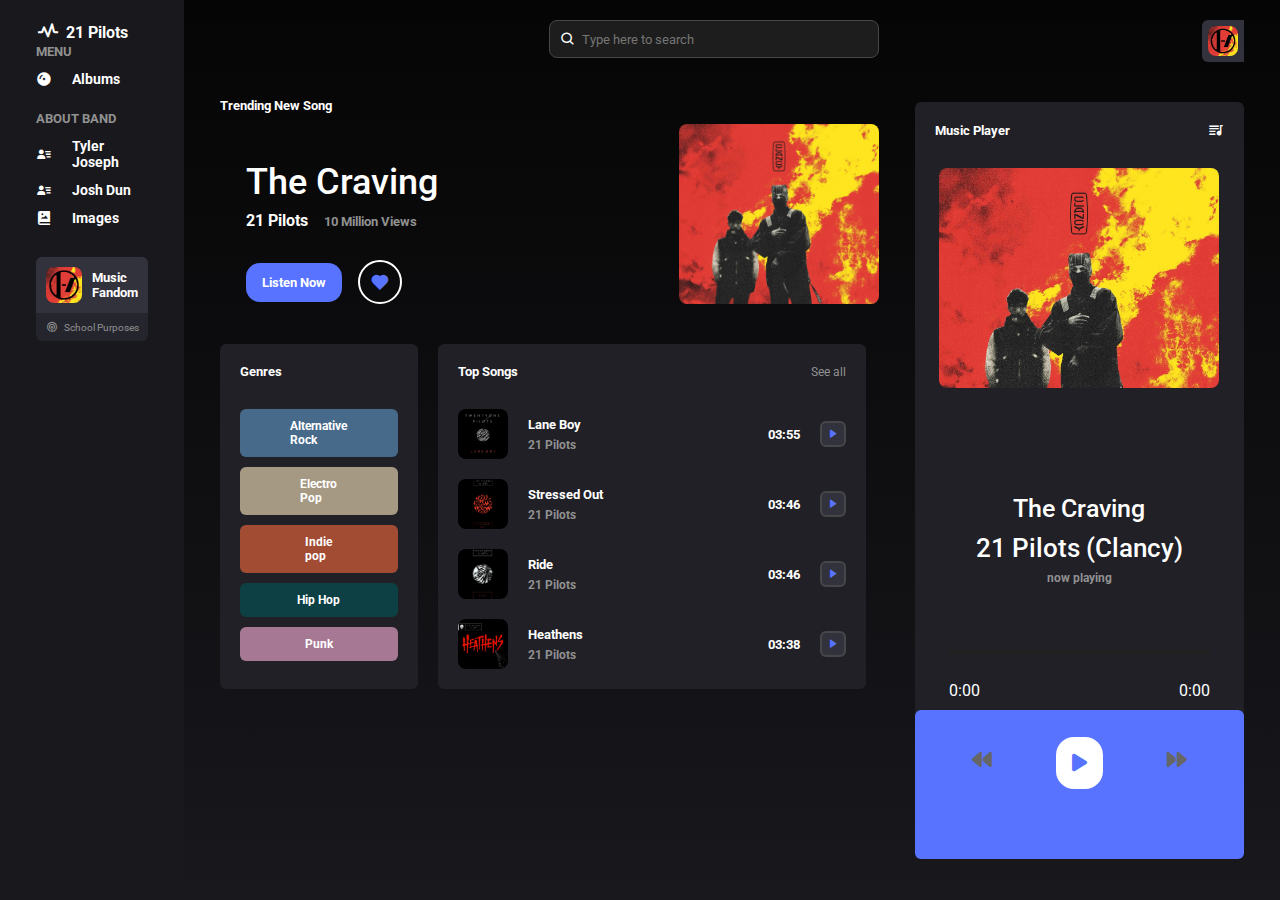
<file: Fandom/Index.html>
<!DOCTYPE html>
<html lang="en">

<head>
    <meta charset="UTF-8">
    <meta name="viewport" content="width=device-width, initial-scale=1.0">
    <link href='https://unpkg.com/boxicons@2.1.4/css/boxicons.min.css' rel='stylesheet'>
    <link rel="stylesheet" href="https://cdnjs.cloudflare.com/ajax/libs/font-awesome/6.4.0/css/all.min.css">
    <link rel="stylesheet" href="stylehome.css">
    <title>21 Pilots</title>
</head>

<body>

    <div class="container">
        <aside class="sidebar">
            <div class="logo">
                <button class="menu-btn" id="menu-close">
                    <i class='bx bx-log-out-circle'></i>
                </button>
                <i class='bx bx-pulse'></i>
                <a href="Home.html" alt="Blank">21 Pilots</a>
            </div>

            <div class="menu">
                <h5>Menu</h5>
                <ul>
                    
                    <li>
                        <i class='bx bxs-album'></i>
                        <a href="Album.html">Albums</a>
                    </li>
                    
                </ul>
            </div>

            <div class="menu">
                <h5></h5>
                
            </div>

            <div class="menu">
                <h5>About Band</h5>
                <ul>
                    <li>
                        <i class='bx bxs-user-detail' ></i>
                        <a href="Tyler.html">Tyler Joseph</a>
                    </li>
                    <li>
                        <i class='bx bxs-user-detail' ></i>
                        <a href="JoshDun.html">Josh Dun</a>
                    </li>
                    <li>
                        <i class='bx bxs-photo-album'></i>
                        <a href="Images.html">Images</a>
                    </li>
                    

                </ul>
            </div>

            <br>

            <div class="playing">
                <div class="top">
                    <img src="Pictures/logo.webp">
                    <h4>Music Fandom</h4>
                </div>
                <div class="bottom">
                    <i class='bx bx-podcast'></i>
                    <p> School Purposes </p>
                </div>
            </div>


        </aside>

        <main>
            <header>
                <div class="nav-links">
                    <button class="menu-btn" id="menu-open">
                        <i class='bx bx-menu'></i>
                    </button>
                    
                </div>

                <div class="search">
                    <i class='bx bx-search'></i>
                    <input type="text" placeholder="Type here to search">
                </div>

            </header>

            <div class="trending">
                <div class="left">
                    <h5>Trending New Song</h5>
                    <div class="info">
                        <h2>The Craving</h2>
                        <h4>21 Pilots</h4>
                        <h5>10 Million Views</h5>
                        <div class="buttons">
                            <button>Listen Now</button>
                            <i class='bx bxs-heart'></i>
                        </div>
                    </div>
                </div>
                <img src="Pictures/clancy.webp">
            </div>

            <div class="playlist">
                <div class="genres">
                    <div class="header">
                        <h5>Genres</h5>
                    </div>

                    <div class="items">
                        <div class="item">
                            <p>Alternative<br>Rock</p>
                        </div>
                        <div class="item">
                            <p>Electro<br>Pop</p>
                        </div>
                        <div class="item">
                            <p>Indie<br>pop</p>
                        </div>
                        <div class="item">
                            <p>Hip Hop<br></p>
                        </div>
                        <div class="item">
                            <p>Punk<br></p>
                        </div>
                        <div class="item">
                            <p>Rock<br></p>
                        </div>
                    </div>

                </div>

                <div class="music-list">
                    <div class="header">
                        <h5>Top Songs</h5>
                        <a href="#">See all</a>
                    </div>

                    <div class="items">
                        <div class="item">
                            <div class="info">
                                <p>01</p>
                                <img src="Pictures/Lane_Boy.webp">
                                <div class="details">
                                    <h5>Lane Boy</h5>
                                    <p>21 Pilots</p>
                                </div>
                            </div>
                            <div class="actions">
                                <p>03:55</p>
                                <div class="icon">
                                    <i class='bx bxs-right-arrow'></i>
                                </div>
                                
                            </div>
                        </div>
                        <div class="item">
                            <div class="info">
                                <p>02</p>
                                <img src="Pictures/Stressedout.webp">
                                <div class="details">
                                    <h5>Stressed Out</h5>
                                    <p>21 Pilots</p>
                                </div>
                            </div>
                            <div class="actions">
                                <p>03:46</p>
                                <div class="icon">
                                    <i class='bx bxs-right-arrow'></i>
                                </div>
                                
                            </div>
                        </div>
                        <div class="item">
                            <div class="info">
                                <p>03</p>
                                <img src="Pictures/Ride.webp">
                                <div class="details">
                                    <h5>Ride</h5>
                                    <p>21 Pilots</p>
                                </div>
                            </div>
                            <div class="actions">
                                <p>03:46</p>
                                <div class="icon">
                                    <i class='bx bxs-right-arrow'></i>
                                </div>
                                
                            </div>
                        </div>
                        <div class="item">
                            <div class="info">
                                <p>04</p>
                                <img src="Pictures/heathens.webp">
                                <div class="details">
                                    <h5>Heathens</h5>
                                    <p>21 Pilots</p>
                                </div>
                            </div>
                            <div class="actions">
                                <p>03:38</p>
                                <div class="icon">
                                    <i class='bx bxs-right-arrow'></i>
                                </div>
                                
                            </div>
                        </div>
                    </div>

                </div>

            </div>


        </main>

        <div class="right-section">

            <div class="profile">
                <div class="user">
                    <div class="left">
                        <img src="Pictures/logo.webp">
                    </div>
                    
                </div>
            </div>

            <div class="music-player">
                <div class="top-section">
                    <div class="header">
                        <h5> Music Player</h5>
                        <i class='bx bxs-playlist'></i>
                    </div>
                    <div class="song-info">
                        <div class="player-img">
                            <img src="" class="active" id="cover">
                        </div>
                        <h2 class="music-title"></h2>
                            <h3 class="music-artist"></h3>
                        <div class="description">

                            <h2 id="music-title"></h2>
                            <h3 id="music-artist"></h3>
                            <p>now playing</p>
                        </div>

                        <div class="player-progress" id="player-progress">
                            <div class="progress" id="progress"></div>
                            <div class="music-duration">
                                <span id="current-time">0:00</span>
                                <span id="duration">0:00</span>
                            </div>
                        </div>
                        
                    </div>
                </div>

                <div class="player-actions">
                    <div class="buttons">
                        <i class="fa-solid fa-backward" title="Previous" id="prev"></i>
                        <i class="fa-solid fa-play play-button" title="Play" id="play"></i>
                        <i class="fa-solid fa-forward" title="Next" id="next"></i>
                    </div>

                    </div>
                </div>

            </div>

        </div>

    </div>


    <script src="script.js"></script>
</body>

</html>
</file>
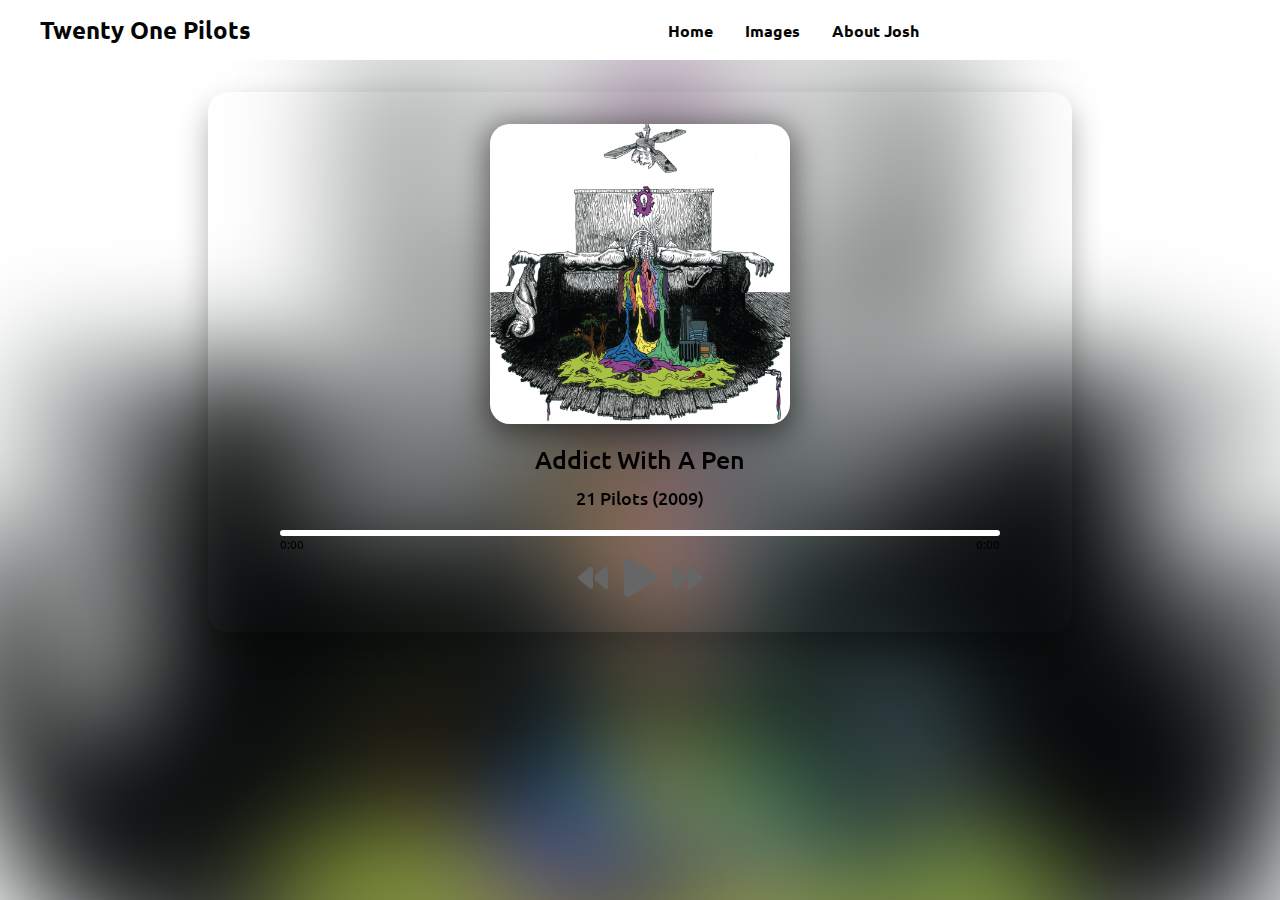
<file: Fandom/Album.html>
<!DOCTYPE html>
<html lang="en">

<head>
    <meta charset="UTF-8">
    <meta http-equiv="X-UA-Compatible" content="IE=edge">
    <meta name="viewport" content="width=device-width, initial-scale=1.0">
    <link rel="stylesheet" href="https://cdnjs.cloudflare.com/ajax/libs/font-awesome/6.4.0/css/all.min.css">
    <link rel="stylesheet" href="stylemusic.css">
    <title>Album</title>
</head>


<body>

    <header>
        <div class="navbar">
            <div class="logo"> <a href="Home.html">Twenty One Pilots</a></div>
            <ul class=" links">
                <li><a href="Home.html">Home</a></li>
                <li><a href="Images.html">Images</a></li>
                <li><a href="JoshDun.html">About Josh</a></li>
            </ul>
            <a href="#" class="action_btn"></a>
            <div class="toggle_btn">
                <i class="fa-solid fa-bars"></i>
            </div>
        </div>

        <div class="dropdown_menu">
            <li><a href="Home.html">Home</a></li>
            <li><a href="Images.html">Images</a></li>
            <li><a href="JoshDun.html">About JoshDun</a></li>
        </div>
    </header>








    
    <body>
    
        <div class="background">
            <img src="" id="bg-img">
        </div>
    
        <div class="container">
            <div class="player-img">
                <img src="" class="active" id="cover">
            </div>
    
            <h2 id="music-title"></h2>
            <h3 id="music-artist"></h3>
    
            <div class="player-progress" id="player-progress">
                <div class="progress" id="progress"></div>
                <div class="music-duration">
                    <span id="current-time">0:00</span>
                    <span id="duration">0:00</span>
                </div>
            </div>
    
            <div class="player-controls">
                <i class="fa-solid fa-backward" title="Previous" id="prev"></i>
                <i class="fa-solid fa-play play-button" title="Play" id="play"></i>
                <i class="fa-solid fa-forward" title="Next" id="next"></i>
            </div>
    
        </div>
    
        <script src="scriptalbum.js"></script>
        <script>
            const toggleBtn = document.querySelector('.toggle_btn')
            const toggleBtnIcon = document.querySelector('.toggle_btn i')
            const dropDownMenu = document.querySelector('.dropdown_menu')
        
            toggleBtn.onclick = function(){
                dropDownMenu.classList.toggle('open')
                const isOpen = dropDownMenu.classList.contains('open')
        
                toggleBtnIcon.classList = isOpen
                ? 'fa-solid fa-bars'
                : 'fa-solid fa-bars'
            }
        </script>
    </body>
    
    </html>
</file>
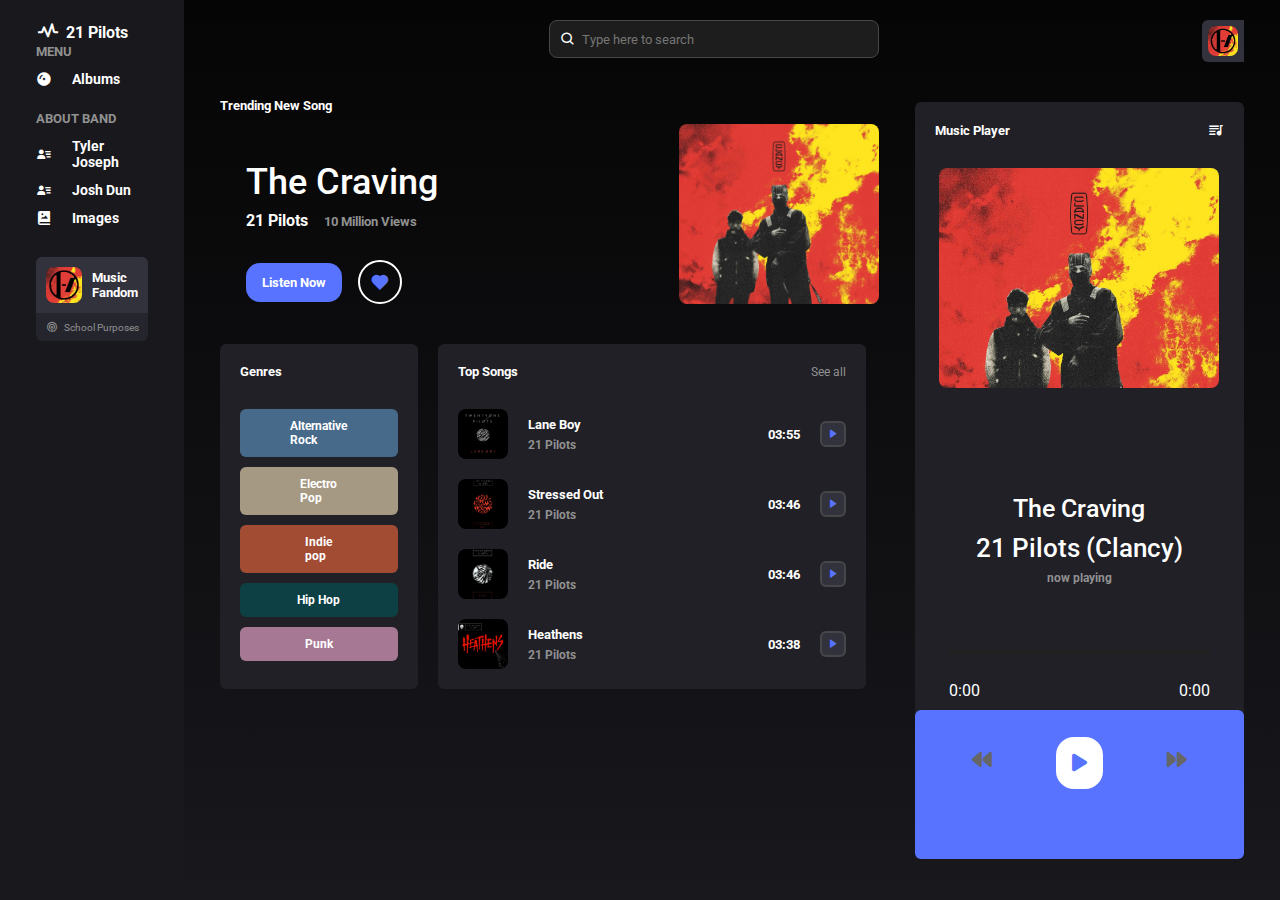
<file: Fandom/Home.html>
<!DOCTYPE html>
<html lang="en">

<head>
    <meta charset="UTF-8">
    <meta name="viewport" content="width=device-width, initial-scale=1.0">
    <link href='https://unpkg.com/boxicons@2.1.4/css/boxicons.min.css' rel='stylesheet'>
    <link rel="stylesheet" href="https://cdnjs.cloudflare.com/ajax/libs/font-awesome/6.4.0/css/all.min.css">
    <link rel="stylesheet" href="stylehome.css">
    <title>21 Pilots</title>
</head>

<body>

    <div class="container">
        <aside class="sidebar">
            <div class="logo">
                <button class="menu-btn" id="menu-close">
                    <i class='bx bx-log-out-circle'></i>
                </button>
                <i class='bx bx-pulse'></i>
                <a href="Home.html" alt="Blank">21 Pilots</a>
            </div>

            <div class="menu">
                <h5>Menu</h5>
                <ul>
                    
                    <li>
                        <i class='bx bxs-album'></i>
                        <a href="Album.html">Albums</a>
                    </li>
                    
                </ul>
            </div>

            <div class="menu">
                <h5></h5>
                
            </div>

            <div class="menu">
                <h5>About Band</h5>
                <ul>
                    <li>
                        <i class='bx bxs-user-detail' ></i>
                        <a href="Tyler.html">Tyler Joseph</a>
                    </li>
                    <li>
                        <i class='bx bxs-user-detail' ></i>
                        <a href="JoshDun.html">Josh Dun</a>
                    </li>
                    <li>
                        <i class='bx bxs-photo-album'></i>
                        <a href="Images.html">Images</a>
                    </li>
                    

                </ul>
            </div>

            <br>

            <div class="playing">
                <div class="top">
                    <img src="Pictures/logo.webp">
                    <h4>Music Fandom</h4>
                </div>
                <div class="bottom">
                    <i class='bx bx-podcast'></i>
                    <p> School Purposes </p>
                </div>
            </div>


        </aside>

        <main>
            <header>
                <div class="nav-links">
                    <button class="menu-btn" id="menu-open">
                        <i class='bx bx-menu'></i>
                    </button>
                    
                </div>

                <div class="search">
                    <i class='bx bx-search'></i>
                    <input type="text" placeholder="Type here to search">
                </div>

            </header>

            <div class="trending">
                <div class="left">
                    <h5>Trending New Song</h5>
                    <div class="info">
                        <h2>The Craving</h2>
                        <h4>21 Pilots</h4>
                        <h5>10 Million Views</h5>
                        <div class="buttons">
                            <button>Listen Now</button>
                            <i class='bx bxs-heart'></i>
                        </div>
                    </div>
                </div>
                <img src="Pictures/clancy.webp">
            </div>

            <div class="playlist">
                <div class="genres">
                    <div class="header">
                        <h5>Genres</h5>
                    </div>

                    <div class="items">
                        <div class="item">
                            <p>Alternative<br>Rock</p>
                        </div>
                        <div class="item">
                            <p>Electro<br>Pop</p>
                        </div>
                        <div class="item">
                            <p>Indie<br>pop</p>
                        </div>
                        <div class="item">
                            <p>Hip Hop<br></p>
                        </div>
                        <div class="item">
                            <p>Punk<br></p>
                        </div>
                        <div class="item">
                            <p>Rock<br></p>
                        </div>
                    </div>

                </div>

                <div class="music-list">
                    <div class="header">
                        <h5>Top Songs</h5>
                        <a href="#">See all</a>
                    </div>

                    <div class="items">
                        <div class="item">
                            <div class="info">
                                <p>01</p>
                                <img src="Pictures/Lane_Boy.webp">
                                <div class="details">
                                    <h5>Lane Boy</h5>
                                    <p>21 Pilots</p>
                                </div>
                            </div>
                            <div class="actions">
                                <p>03:55</p>
                                <div class="icon">
                                    <i class='bx bxs-right-arrow'></i>
                                </div>
                                
                            </div>
                        </div>
                        <div class="item">
                            <div class="info">
                                <p>02</p>
                                <img src="Pictures/Stressedout.webp">
                                <div class="details">
                                    <h5>Stressed Out</h5>
                                    <p>21 Pilots</p>
                                </div>
                            </div>
                            <div class="actions">
                                <p>03:46</p>
                                <div class="icon">
                                    <i class='bx bxs-right-arrow'></i>
                                </div>
                                
                            </div>
                        </div>
                        <div class="item">
                            <div class="info">
                                <p>03</p>
                                <img src="Pictures/Ride.webp">
                                <div class="details">
                                    <h5>Ride</h5>
                                    <p>21 Pilots</p>
                                </div>
                            </div>
                            <div class="actions">
                                <p>03:46</p>
                                <div class="icon">
                                    <i class='bx bxs-right-arrow'></i>
                                </div>
                                
                            </div>
                        </div>
                        <div class="item">
                            <div class="info">
                                <p>04</p>
                                <img src="Pictures/heathens.webp">
                                <div class="details">
                                    <h5>Heathens</h5>
                                    <p>21 Pilots</p>
                                </div>
                            </div>
                            <div class="actions">
                                <p>03:38</p>
                                <div class="icon">
                                    <i class='bx bxs-right-arrow'></i>
                                </div>
                                
                            </div>
                        </div>
                    </div>

                </div>

            </div>


        </main>

        <div class="right-section">

            <div class="profile">
                <div class="user">
                    <div class="left">
                        <img src="Pictures/logo.webp">
                    </div>
                    
                </div>
            </div>

            <div class="music-player">
                <div class="top-section">
                    <div class="header">
                        <h5> Music Player</h5>
                        <i class='bx bxs-playlist'></i>
                    </div>
                    <div class="song-info">
                        <div class="player-img">
                            <img src="" class="active" id="cover">
                        </div>
                        <h2 class="music-title"></h2>
                            <h3 class="music-artist"></h3>
                        <div class="description">

                            <h2 id="music-title"></h2>
                            <h3 id="music-artist"></h3>
                            <p>now playing</p>
                        </div>

                        <div class="player-progress" id="player-progress">
                            <div class="progress" id="progress"></div>
                            <div class="music-duration">
                                <span id="current-time">0:00</span>
                                <span id="duration">0:00</span>
                            </div>
                        </div>
                        
                    </div>
                </div>

                <div class="player-actions">
                    <div class="buttons">
                        <i class="fa-solid fa-backward" title="Previous" id="prev"></i>
                        <i class="fa-solid fa-play play-button" title="Play" id="play"></i>
                        <i class="fa-solid fa-forward" title="Next" id="next"></i>
                    </div>

                    </div>
                </div>

            </div>

        </div>

    </div>


    <script src="script.js"></script>
</body>

</html>
</file>
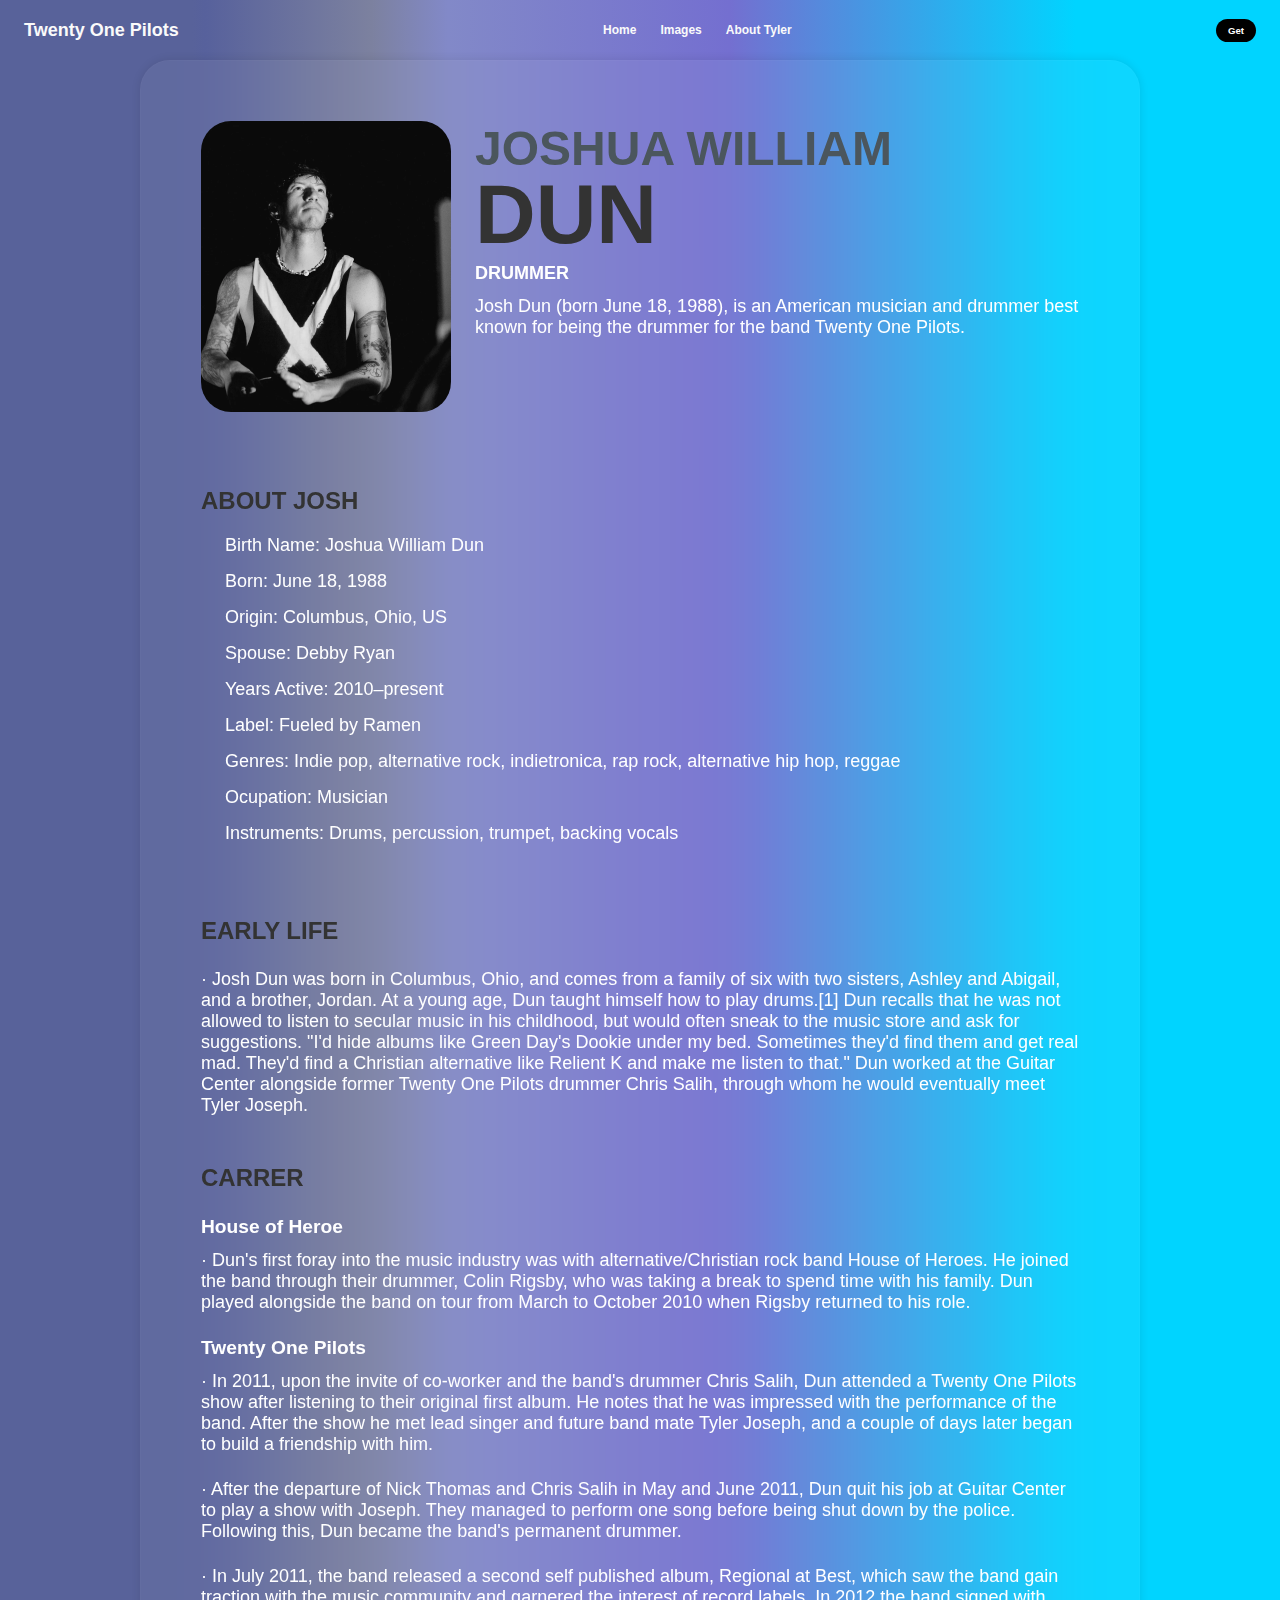
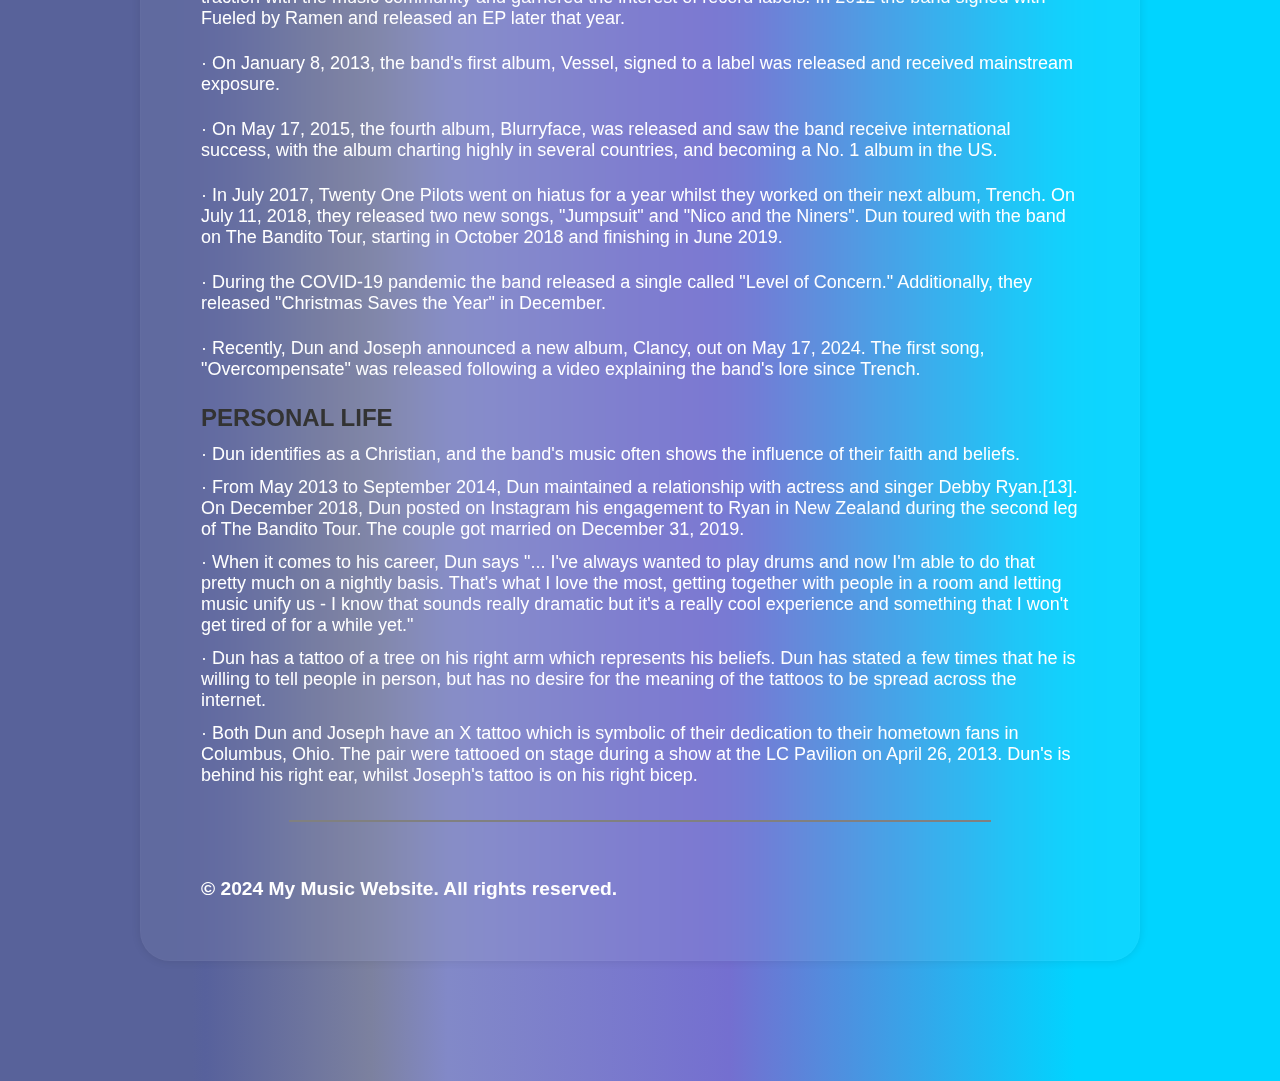
<file: Fandom/JoshDun.html>
<!DOCTYPE html>
<html lang="en">
<head>
    <meta charset="UTF-8">
    <meta name="viewport" content="width=device-width, initial-scale=1.0">
    <link rel="stylesheet" href="styleband.css">

    <link rel="stylesheet" href="https://cdnjs.cloudflare.com/ajax/libs/font-awesome/6.5.2/css/all.min.css" integrity="sha512-SnH5WK+bZxgPHs44uWIX+LLJAJ9/2PkPKZ5QiAj6Ta86w+fsb2TkcmfRyVX3pBnMFcV7oQPJkl9QevSCWr3W6A==" crossorigin="anonymous" referrerpolicy="no-referrer" />


    <title>About Tyler</title>
</head>

<body>

    <header>
        <div class="navbar">
            <div class="logo"> <a href="Home.html">Twenty One Pilots</a></div>
            <ul class=" links">
                <li><a href="Home.html">Home</a></li>
                <li><a href="Images.html">Images</a></li>
                <li><a href="Tyler.html">About Tyler</a></li>
            </ul>
            <a href="#" class="action_btn">Get</a>
            <div class="toggle_btn">
                <i class="fa-solid fa-bars"></i>
            </div>
        </div>

        <div class="dropdown_menu">
            <li><a href="Home.html">Home</a></li>
            <li><a href="Images.html">Images</a></li>
            <li><a href="Tyler.html">About Tyler</a></li>
            <li> <a href="#" class="action_btn">EXIT</a> </li>
        </div>
    </header>


        <div class="container">
            <div class="profile">
                <div class="profile_container">
                    <div class="profile_profileImg">
                        <img src="Pictures/Josh Don.webp" alt="Joshua William Dun">
                    </div>
                    <div>
                        <h1 class="profile_name">
                            <span class="profile_name_firstName">Joshua William</span>
                            <span class="profile_name_lastName">Dun</span>
                        </h1>
                        <p class="profile_title"><b>Drummer</b></p>
                        <p class="description">Josh Dun (born June 18, 1988), is an American musician and drummer best known for being the drummer for the band Twenty One Pilots.</p>
                    </div>
                </div>
            </div>
            <div class="group-1">
                <div class="Skills">
                    <h3 class="title">About Josh</h3>
                    <ul class="skill_list description">
                        <li>Birth Name: Joshua William Dun</li>
                        <li>Born: June 18, 1988</li>
                        <li>Origin: Columbus, Ohio, US</li>
                        <li>Spouse: Debby Ryan</li>
                        <li>Years Active: 2010–present</li>
                        <li>Label: Fueled by Ramen</li>
                        <li>Genres: Indie pop, alternative rock, indietronica, rap rock, alternative hip hop, reggae</li>
                        <li>Ocupation: Musician</li>
                        <li>Instruments: Drums, percussion, trumpet, backing vocals</li>
                    </ul>
                </div>
    
                <div class="ref">
                    <h3 class="title">Early Life</h3>
                    <div class="ref_item">
                        <P class="description">· Josh Dun was born in Columbus, Ohio, and comes from a family of six with two sisters, Ashley and Abigail, and a brother, Jordan. At a young age, Dun taught himself how to play drums.[1] Dun recalls that he was not allowed to listen to secular music in his childhood, but would often sneak to the music store and ask for suggestions. "I'd hide albums like Green Day's Dookie under my bed. Sometimes they'd find them and get real mad. They'd find a Christian alternative like Relient K and make me listen to that." Dun worked at the Guitar Center alongside former Twenty One Pilots drummer Chris Salih, through whom he would eventually meet Tyler Joseph.</P>
                    </div>
                </div>
            </div>
    
            <div class="group-2">
    
                <div class="educ">
                    <h3 class="title">Carrer</h3>
    
                    <div class=educ_item>
                        <h4 class="educ_name">House of Heroe</h4>

                        <p class="description">· Dun's first foray into the music industry was with alternative/Christian rock band House of Heroes. He joined the band through their drummer, Colin Rigsby, who was taking a break to spend time with his family. Dun played alongside the band on tour from March to October 2010 when Rigsby returned to his role.</p>
    
                        <div class=educ_item>
                            <h4 class="educ_name">Twenty One Pilots</h4>
    
                            <p class="description">· In 2011, upon the invite of co-worker and the band's drummer Chris Salih, Dun attended a Twenty One Pilots show after listening to their original first album. He notes that he was impressed with the performance of the band. After the show he met lead singer and future band mate Tyler Joseph, and a couple of days later began to build a friendship with him.</p>

                        <div class=educ_item>
                            <p class="description">· After the departure of Nick Thomas and Chris Salih in May and June 2011, Dun quit his job at Guitar Center to play a show with Joseph. They managed to perform one song before being shut down by the police. Following this, Dun became the band's permanent drummer.</p>
                        
                        <div class=educ_item>
                            <p class="description">· In July 2011, the band released a second self published album, Regional at Best, which saw the band gain traction with the music community and garnered the interest of record labels. In 2012 the band signed with Fueled by Ramen and released an EP later that year.</p>
                        
                        <div class=educ_item>
                            <p class="description">· On January 8, 2013, the band's first album, Vessel, signed to a label was released and received mainstream exposure.</p>
                        
                        <div class=educ_item>
                            <p class="description">· On May 17, 2015, the fourth album, Blurryface, was released and saw the band receive international success, with the album charting highly in several countries, and becoming a No. 1 album in the US.</p>

                        <div class=educ_item>
                            <p class="description">· In July 2017, Twenty One Pilots went on hiatus for a year whilst they worked on their next album, Trench. On July 11, 2018, they released two new songs, "Jumpsuit" and "Nico and the Niners". Dun toured with the band on The Bandito Tour, starting in October 2018 and finishing in June 2019.</p>

                        <div class=educ_item>
                            <p class="description">· During the COVID-19 pandemic the band released a single called "Level of Concern." Additionally, they released "Christmas Saves the Year" in December.</p>
                
                        <div class=educ_item>
                            <p class="description">· Recently, Dun and Joseph announced a new album, Clancy, out on May 17, 2024. The first song, "Overcompensate" was released following a video explaining the band's lore since Trench.</p>
                    
                
                   
                        </div>
                    </div>
                </div>
                <div class="personal">
                    <h3 class="title">Personal Life</h3>
                    <div>
                        <div class="personal_item">
                            <p class="description">· Dun identifies as a Christian, and the band's music often shows the influence of their faith and beliefs.</p>

                            <p class="description">· From May 2013 to September 2014, Dun maintained a relationship with actress and singer Debby Ryan.[13]. On December 2018, Dun posted on Instagram his engagement to Ryan in New Zealand during the second leg of The Bandito Tour. The couple got married on December 31, 2019.</p>

                            <p class="description">· When it comes to his career, Dun says "... I've always wanted to play drums and now I'm able to do that pretty much on a nightly basis. That's what I love the most, getting together with people in a room and letting music unify us - I know that sounds really dramatic but it's a really cool experience and something that I won't get tired of for a while yet."</p>

                            <p class="description">· Dun has a tattoo of a tree on his right arm which represents his beliefs. Dun has stated a few times that he is willing to tell people in person, but has no desire for the meaning of the tattoos to be spread across the internet.</p>
    
                            <p class="description">· Both Dun and Joseph have an X tattoo which is symbolic of their dedication to their hometown fans in Columbus, Ohio. The pair were tattooed on stage during a show at the LC Pavilion on April 26, 2013. Dun's is behind his right ear, whilst Joseph's tattoo is on his right bicep.</p>

                        </div>
                    </div>
                </div>
            </div>
        </div>
  

<br>
<hr>
<br>
<br>
<footer class="copyright">
<p class="copyright"> &copy; 2024 My Music Website. All rights reserved.</p>
</footer>

<script>
    const toggleBtn = document.querySelector('.toggle_btn')
    const toggleBtnIcon = document.querySelector('.toggle_btn i')
    const dropDownMenu = document.querySelector('.dropdown_menu')

    toggleBtn.onclick = function(){
        dropDownMenu.classList.toggle('open')
        const isOpen = dropDownMenu.classList.contains('open')

        toggleBtnIcon.classList = isOpen
        ? 'fa-solid fa-bars'
        : 'fa-solid fa-bars'
    }
</script>


</body>
</html>
</file>
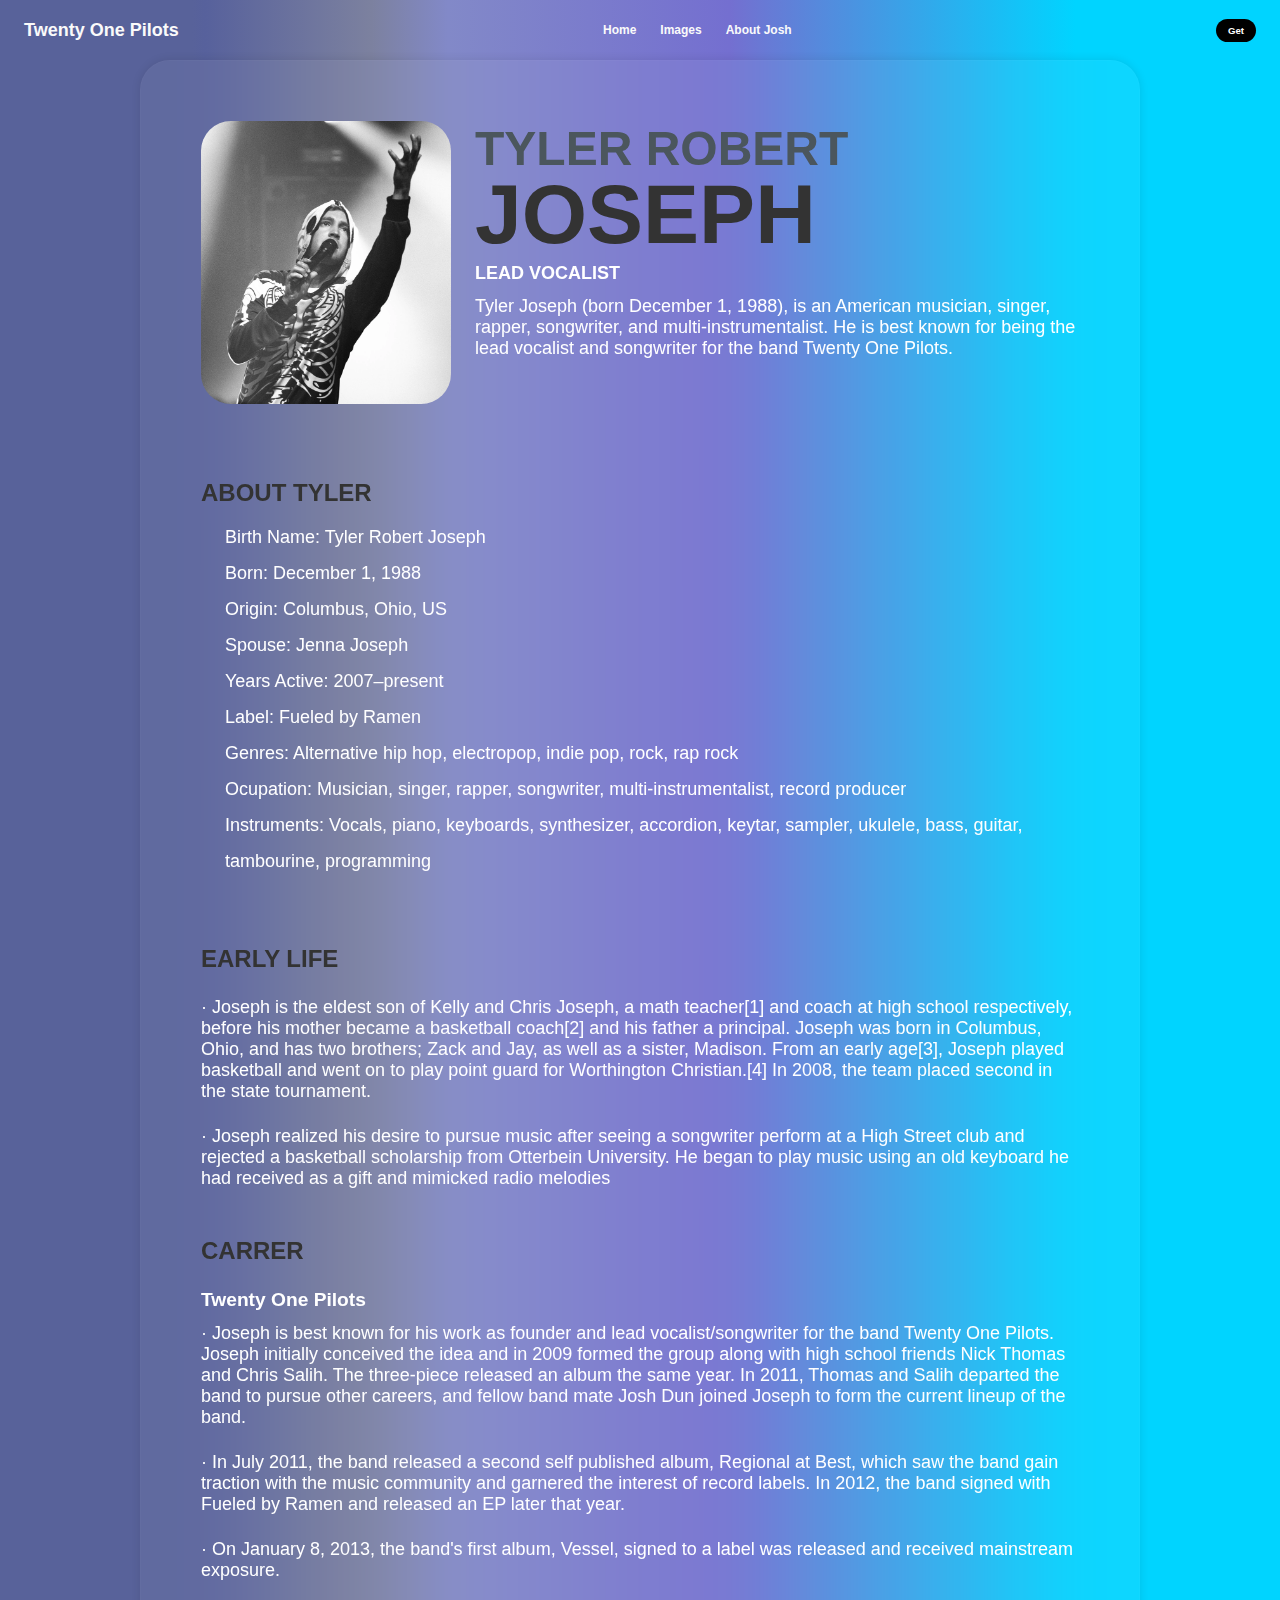
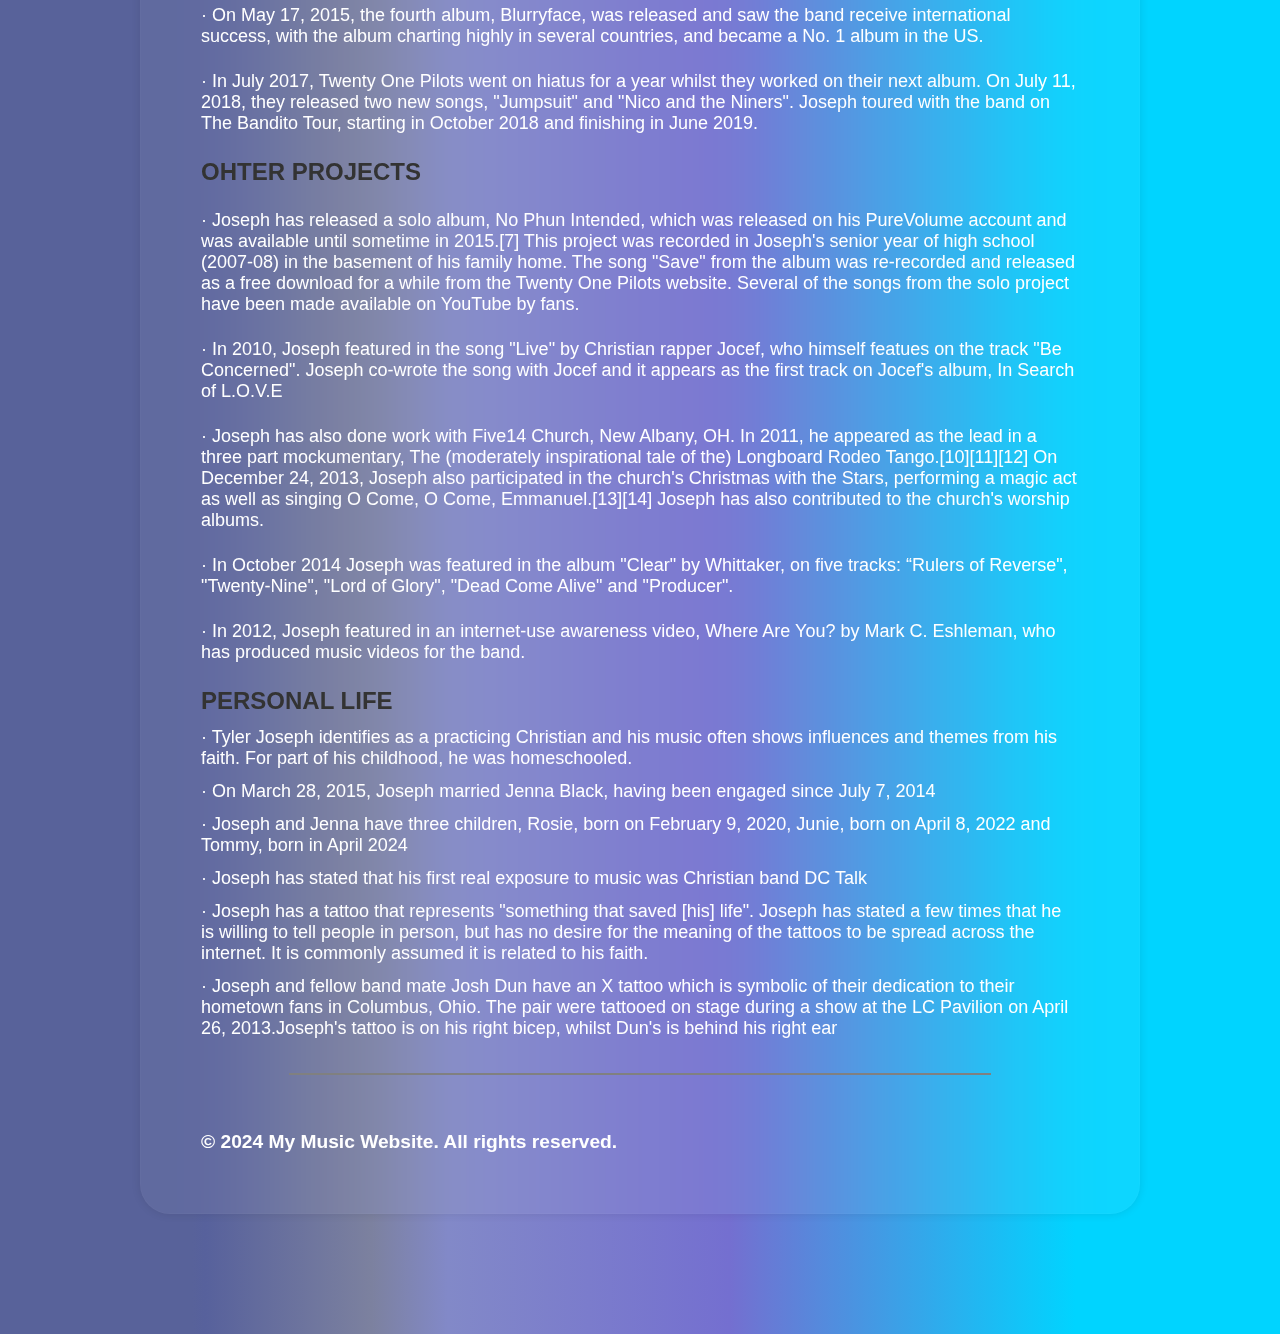
<file: Fandom/Tyler.html>
<!DOCTYPE html>
<html lang="en">

<head>
    <meta charset="UTF-8">
    <meta name="viewport" content="width=device-width, initial-scale=1.0">
    
    <link rel="stylesheet" href="styleband.css">

    <link rel="stylesheet" href="https://cdnjs.cloudflare.com/ajax/libs/font-awesome/6.5.2/css/all.min.css"
        integrity="sha512-SnH5WK+bZxgPHs44uWIX+LLJAJ9/2PkPKZ5QiAj6Ta86w+fsb2TkcmfRyVX3pBnMFcV7oQPJkl9QevSCWr3W6A=="
        crossorigin="anonymous" referrerpolicy="no-referrer" />


    <title>About Tyler</title>
</head>

<body>

    <header>
        <div class="navbar">
            <div class="logo"> <a href="Home.html">Twenty One Pilots</a></div>
            <ul class=" links">
                <li><a href="Home.html">Home</a></li>
                <li><a href="Images.html">Images</a></li>
                <li><a href="JoshDun.html">About Josh</a></li>
            </ul>
            <a href="#" class="action_btn">Get</a>
            <div class="toggle_btn">
                <i class="fa-solid fa-bars"></i>
            </div>
        </div>

        <div class="dropdown_menu">
            <li><a href="Home.html">Home</a></li>
            <li><a href="Images.html">Images</a></li>
            <li><a href="JoshDun.html">About JoshDun</a></li>
            <li> <a href="#" class="action_btn">EXIT</a> </li>
        </div>
    </header>


    <div class="container">
        <div class="profile">
            <div class="profile_container">
                <div class="profile_profileImg">
                    <img src="Pictures/Tyler.webp   " alt="Tyler Robert Joseph ">
                </div>
                <div>
                    <h1 class="profile_name">
                        <span class="profile_name_firstName">Tyler Robert</span>
                        <span class="profile_name_lastName">Joseph</span>
                    </h1>
                    <p class="profile_title"><b>Lead Vocalist</b></p>
                    <p class="description">Tyler Joseph (born December 1, 1988), is an American musician, singer,
                        rapper, songwriter, and multi-instrumentalist. He is best known for being the lead vocalist and
                        songwriter for the band Twenty One Pilots.</p>
                </div>
            </div>
        </div>
        <div class="group-1">
            <div class="Skills">
                <h3 class="title">About Tyler</h3>
                <ul class="skill_list description">
                    <li>Birth Name: Tyler Robert Joseph</li>
                    <li>Born: December 1, 1988</li>
                    <li>Origin: Columbus, Ohio, US</li>
                    <li>Spouse: Jenna Joseph</li>
                    <li>Years Active: 2007–present</li>
                    <li>Label: Fueled by Ramen</li>
                    <li>Genres: Alternative hip hop, electropop, indie pop, rock, rap rock</li>
                    <li>Ocupation: Musician, singer, rapper, songwriter, multi-instrumentalist, record producer</li>
                    <li>Instruments: Vocals, piano, keyboards, synthesizer, accordion, keytar, sampler, ukulele, bass,
                        guitar, tambourine, programming</li>
                </ul>
            </div>

            <div class="ref">
                <h3 class="title">Early Life</h3>
                <div class="ref_item">
                    <P class="description">· Joseph is the eldest son of Kelly and Chris Joseph, a math teacher[1] and
                        coach at high school respectively, before his mother became a basketball coach[2] and his father
                        a principal. Joseph was born in Columbus, Ohio, and has two brothers; Zack and Jay, as well as a
                        sister, Madison. From an early age[3], Joseph played basketball and went on to play point guard
                        for Worthington Christian.[4] In 2008, the team placed second in the state tournament.</P>
                </div>

                <div class="ref_item">
                    <P class="description">· Joseph realized his desire to pursue music after seeing a songwriter
                        perform at a High Street club and rejected a basketball scholarship from Otterbein University.
                        He began to play music using an old keyboard he had received as a gift and mimicked radio
                        melodies</P>
                </div>
            </div>
        </div>

        <div class="group-2">

            <div class="educ">
                <h3 class="title">Carrer</h3>

                <div class=educ_item>
                    <h4 class="educ_name">Twenty One Pilots</h4>

                    <p class="description">· Joseph is best known for his work as founder and lead vocalist/songwriter
                        for the band Twenty One Pilots. Joseph initially conceived the idea and in 2009 formed the group
                        along with high school friends Nick Thomas and Chris Salih. The three-piece released an album
                        the same year. In 2011, Thomas and Salih departed the band to pursue other careers, and fellow
                        band mate Josh Dun joined Joseph to form the current lineup of the band.</p>

                    <div class=educ_item>
                        <p class="description">· In July 2011, the band released a second self published album, Regional
                            at Best, which saw the band gain traction with the music community and garnered the interest
                            of record labels. In 2012, the band signed with Fueled by Ramen and released an EP later
                            that year.</p>
                    </div>
                    <div class=educ_item>
                        <p class="description">· On January 8, 2013, the band's first album, Vessel, signed to a label
                            was released and received mainstream exposure.</p>
                    </div>
                    <div class=educ_item>
                        <p class="description">· On May 17, 2015, the fourth album, Blurryface, was released and saw the
                            band receive international success, with the album charting highly in several countries, and
                            became a No. 1 album in the US.</p>
                    </div>
                    <div class=educ_item>
                        <p class="description">· In July 2017, Twenty One Pilots went on hiatus for a year whilst they
                            worked on their next album. On July 11, 2018, they released two new songs, "Jumpsuit" and
                            "Nico and the Niners". Joseph toured with the band on The Bandito Tour, starting in October
                            2018 and finishing in June 2019.</p>
                    </div>
                    <div class="educ">
                        <h3 class="title">Ohter Projects</h3>

                        <div class=educ_item>
                            <p class="description">· Joseph has released a solo album, No Phun Intended, which was
                                released on his PureVolume account and was available until sometime in 2015.[7] This
                                project was recorded in Joseph's senior year of high school (2007-08) in the basement of
                                his family home. The song "Save" from the album was re-recorded and released as a free
                                download for a while from the Twenty One Pilots website. Several of the songs from the
                                solo project have been made available on YouTube by fans.</p>
                        </div>
                        <div class=educ_item>
                            <p class="description">· In 2010, Joseph featured in the song "Live" by Christian rapper
                                Jocef, who himself featues on the track "Be Concerned". Joseph co-wrote the song with
                                Jocef and it appears as the first track on Jocef's album, In Search of L.O.V.E</p>
                        </div>
                        <div class=educ_item>
                            <p class="description">· Joseph has also done work with Five14 Church, New Albany, OH. In
                                2011, he appeared as the lead in a three part mockumentary, The (moderately
                                inspirational tale of the) Longboard Rodeo Tango.[10][11][12] On December 24, 2013,
                                Joseph also participated in the church's Christmas with the Stars, performing a magic
                                act as well as singing O Come, O Come, Emmanuel.[13][14] Joseph has also contributed to
                                the church's worship albums.</p>
                        </div>
                        <div class=educ_item>
                            <p class="description">· In October 2014 Joseph was featured in the album "Clear" by
                                Whittaker, on five tracks: “Rulers of Reverse", "Twenty-Nine", "Lord of Glory", "Dead
                                Come Alive" and "Producer".</p>
                        </div>
                        <div class=educ_item>
                            <p class="description">· In 2012, Joseph featured in an internet-use awareness video, Where
                                Are You? by Mark C. Eshleman, who has produced music videos for the band.</p>
                        </div>
                        <div class=educ_item>
                            <div class="personal">
                                <h3 class="title">Personal Life</h3>
                                <div>
                                    <div class="personal_item">
                                        <p class="description">· Tyler Joseph identifies as a practicing Christian and
                                            his music often shows influences and themes from his faith. For part of his
                                            childhood, he was homeschooled.</p>

                                        <p class="description">· On March 28, 2015, Joseph married Jenna Black, having
                                            been engaged since July 7, 2014</p>

                                        <p class="description">· Joseph and Jenna have three children, Rosie, born on
                                            February 9, 2020, Junie, born on April 8, 2022 and Tommy, born in April 2024
                                        </p>

                                        <p class="description">· Joseph has stated that his first real exposure to music
                                            was Christian band DC Talk</p>

                                        <p class="description">· Joseph has a tattoo that represents "something that
                                            saved [his] life". Joseph has stated a few times that he is willing to tell
                                            people in person, but has no desire for the meaning of the tattoos to be
                                            spread across the internet. It is commonly assumed it is related to his
                                            faith.</p>

                                        <p class="description">· Joseph and fellow band mate Josh Dun have an X tattoo
                                            which is symbolic of their dedication to their hometown fans in Columbus,
                                            Ohio. The pair were tattooed on stage during a show at the LC Pavilion on
                                            April 26, 2013.Joseph's tattoo is on his right bicep, whilst Dun's is behind
                                            his right ear</p>

                                    </div>
                                </div>
                            </div>
                        </div>
                    </div>
                    

                    <br>
                    <hr>
                    <br>
                    <br>
                    <footer class="copyright">
                        <p class="copyright"> &copy; 2024 My Music Website. All rights reserved.</p>
                    </footer>

                    <script>
                        const toggleBtn = document.querySelector('.toggle_btn')
                        const toggleBtnIcon = document.querySelector('.toggle_btn i')
                        const dropDownMenu = document.querySelector('.dropdown_menu')

                        toggleBtn.onclick = function () {
                            dropDownMenu.classList.toggle('open')
                            const isOpen = dropDownMenu.classList.contains('open')

                            toggleBtnIcon.classList = isOpen
                                ? 'fa-solid fa-bars'
                                : 'fa-solid fa-bars'
                        }
                    </script>


</body>

</html>
</file>
<file: Fandom/stylehome.css>
@import url('https://fonts.googleapis.com/css2?family=Roboto:wght@300;400;500;700;900&display=swap');

*{
    margin: 0;
    padding: 0;
    box-sizing: border-box;
    font-family: 'Roboto', sans-serif;
}

a{
    text-decoration: none;
    color: #fff;
}

i{
    color: #fff;
    cursor: pointer;
}

img{
    object-fit: cover;
    object-position: top;
    border-radius: 8px;
}

html,
body{
    background: linear-gradient(#050505, #18181d);
    height: 100vh;
}

.container{
    width: 100%;
    display: grid;
    grid-template-columns: 1fr 4fr 2fr;
    background: linear-gradient(#050505, #18181d);;
}

.container .sidebar{
    height: 100vh;
    background-color: #18181d;
    padding: 20px 36px;
    display: flex;
    flex-direction: column;
    
    z-index: 10000;
    transition: all 0.6s ease;
}

.container .sidebar .logo{
    display: flex;
    align-items: center;
    gap: 6px;
}

.container .sidebar .logo > i{
    font-size: 24px;
    transition: all 0.3s ease;
}

.container .sidebar .logo a{
    font-weight: bold;
    transition: all 0.3s ease;
}

.container .sidebar .logo a:hover,
.container .sidebar .menu ul li:hover a,
.container .sidebar .menu ul li:hover i,
.container main header .nav-links a:hover{
    color: #5773ff;
}

.container .sidebar .menu h5{
    color: #919191;
    margin-bottom: 12px;
    text-transform: uppercase;
}

.container .sidebar .menu ul{
    list-style: none;
}

.container .sidebar .menu ul li{
    margin-bottom: 12px;
    display: flex;
    align-items: center;
    gap: 20px;
    cursor: pointer;
}

.container .sidebar .menu ul li a{
    font-size: 14px;
    font-weight: bold;
    transition: all 0.3s ease;
}

.container .sidebar .playing .top{
    background-color: #32323d;
    border-radius: 6px 6px 0 0;
    padding: 10px;
    display: flex;
    align-items: center;
    gap: 10px;
    color: #fff;
    font-size: 13px;
}

.container .sidebar .playing .top img{
    width: 36px;
    height: 36px;
}

.container .sidebar .playing .bottom{
    background-color: #25252d;
    border-radius: 0 0 6px 6px;
    padding: 8px;
    display: flex;
    align-items: center;
    justify-content: center;
    gap: 6px;
    font-size: 12px;
}

.container .sidebar .playing .bottom i,
.container .sidebar .playing .bottom p{
    color: #919191;
}

.container main{
    padding: 20px 36px;
}

.container main header{
    display: flex;
    align-items: center;
    justify-content: space-between;
}

.container main header .nav-links{
    display: flex;
    align-items: center;
    gap: 20px;
}

.container main header .nav-links a{
    text-transform: uppercase;
    color: #919191;
    transition: all 0.3s ease;
}

.container main header .search{
    display: flex;
    align-items: center;
    gap: 6px;
    width: 70%;
    background-color: #1d1d1d;
    border: 1px solid #464748;
    padding: 10px;
    border-radius: 8px;
}

.container main header .search input{
    width: 100%;
    background-color: transparent;
    border: none;
    outline: none;
    color: #fff;
}

.container main .trending{
    margin-top: 40px;
    display: flex;
    align-items: center;
    justify-content: space-between;
    color: #fff;
}

.container main .trending .left .info{
    margin-top: 12px;
    padding: 26px;
}

.container main .trending .left .info h2{
    font-size: 56px;
    margin-bottom: 8px;
}

.container main .trending .left .info h4,
.container main .trending .left .info h5{
    display: inline;
}

.container main .trending .left .info h5{
    margin-left: 12px;
    color: #919191;
}

.container main .trending .left .info .buttons{
    margin-top: 30px;
    display: flex;
    align-items: center;
    gap: 16px;
}

.container main .trending .left .info .buttons button{
    padding: 12px 16px;
    background-color: #5773ff;
    border: none;
    border-radius: 14px;
    color: #fff;
    font-weight: bold;
    cursor: pointer;
}

.container main .trending .left .info .buttons i{
    color: #5773ff;
    font-size: 20px;
    border: 2px solid #fff;
    padding: 10px;
    border-radius: 50%;
}

.container main .trending img{
    width: 300px;
    height: 200px;
}

.container main .playlist{
    margin-top: 14px;
    display: flex;
    gap: 20px;
}

.container main .playlist .genres{
    color: #fff;
    background-color: #202026;
    padding: 20px;
    border-radius: 6px;
    width: 40%;
}

.container main .playlist .genres .header,
.container main .playlist .music-list .header{
    display: flex;
    align-items: center;
    justify-content: space-between;
    margin-bottom: 30px;
}

.container main .playlist .genres .header a,
.container main .playlist .music-list .header a{
    color: #919191;
    font-size: 12px;
}

.container main .playlist .genres .items{
    display: grid;
    grid-template-columns: 1fr 1fr;
    gap: 10px;
}

.container main .playlist .genres .items .item{
    padding: 22px 10px;
    display: flex;
    align-items: center;
    justify-content: center;
    border-radius: 6px;
    cursor: pointer;
}

.container main .playlist .genres .items .item p{
    font-size: 14px;
    font-weight: bold;
}

.container main .playlist .genres .items .item:nth-child(1){
    background-color: #476a8a;
}

.container main .playlist .genres .items .item:nth-child(2){
    background-color: #a69984;
}

.container main .playlist .genres .items .item:nth-child(3){
    background-color: #a24c34;
}

.container main .playlist .genres .items .item:nth-child(4){
    background-color: #0d4045;
}

.container main .playlist .genres .items .item:nth-child(5){
    background-color: #a67894;
}

.container main .playlist .genres .items .item:nth-child(6){
    background-color: #5547a5;
}

.container main .playlist .music-list{
    background-color: #202026;
    padding: 20px;
    color: #fff;
    border-radius: 6px;
    width: 65%;
}

.container main .playlist .music-list .items .item{
    display: flex;
    align-items: center;
    justify-content: space-between;
    margin-bottom: 20px;
}

.container main .playlist .music-list .items .item:last-child{
    margin-bottom: 0;
}

.container main .playlist .music-list .items .item .info,
.container main .playlist .music-list .items .item .actions{
    display: flex;
    align-items: center;
    gap: 20px;
}

.container main .playlist .music-list .items .item .info p{
    color: #919191;
    font-size: 12px;
    font-weight: bold;
    margin-top: 6px;
}

.container main .playlist .music-list .items .item .info img{
    width: 50px;
    height: 50px;
}

.container main .playlist .music-list .items .item .actions p{
    font-size: 13px;
    font-weight: bold;
}

.container main .playlist .music-list .items .item .actions .icon{
    display: flex;
    align-items: center;
    justify-content: center;
    background-color: #32323d;
    padding: 6px;
    border: 2px solid #464748;
    border-radius: 6px;
}

.container main .playlist .music-list .items .item .actions .icon i{
    font-size: 10px;
    color: #5773ff;
}

.container main .playlist .music-list .items .item .actions i{
    color: #919191;
}

.container .right-section{
    padding: 20px 36px 20px 0;
}

.container .right-section .profile{
    display: flex;
    align-items: center;
    justify-content: flex-end;
    gap: 18px;
    margin-bottom: 40px;
}

.container .right-section .profile .user{
    display: flex;
}

.container .right-section .profile .user .left{
    display: flex;
    align-items: center;
    background: #32323d;
    padding: 6px;
    border-radius: 6px 0 0 6px;
}

.container .right-section .profile .user .left img{
    width: 30px;
    height: 30px;
}

.container .right-section .profile .user .right{
    background-color: #25252d;
    border-radius: 0 6px 6px 0;
    padding: 13px;
    color: #fff;
}

.container .right-section .music-player{
    color: #fff;
    background-color: #202026;
    border-radius: 6px;
    height: 88%;
    display: flex;
    flex-direction: column;
}

.container .right-section .music-player .top-section{
    padding: 20px;
    height: 86%;
}

.container .right-section .music-player .header{
    display: flex;
    align-items: center;
    justify-content: space-between;
    margin-bottom: 30px;
}

.container .right-section .music-player .song-info{
    display: flex;
    flex-direction: column;
    align-items: center;
    gap: 24px;
    text-align: center;
}

.container .right-section .music-player .song-info img{
    width: 280px;
    height: 220px;
}

.container .right-section .music-player .description h3{
    font-size: 26px;
    font-weight: 500;
    margin-bottom: 8px;
}

.container .right-section .music-player .description h5{
    font-size: 16px;
    margin-bottom: 4px;
}

.container .right-section .music-player .description p{
    color: #919191;
    font-size: 12px;
    font-weight: bold;
}

.container .right-section .music-player .song-info .progress{
    display: flex;
    align-items: center;
    margin: 10px 0;
    color: white;
}

.container .right-section .music-player .song-info .progress p{
    font-size: 11px;
}

.container .right-section .music-player .song-info .progress .active-line{
    position: relative;
    width: 120px;
    height: 2px;
    background-color: #fff;
    margin-left: 30px;
}

.container .right-section .music-player .song-info .progress .deactive-line{
    width: 80px;
    height: 2px;
    background-color: #919191;
    margin-right: 30px;
}

.container .right-section .music-player .song-info .progress .active-line::before{
    content: "";
    background-color: #25252d;
    height: 10px;
    width: 10px;
    border: 2px solid #fff;
    position: absolute;
    top: -6px;
    left: 120px;
    border-radius: 50%;
}

.container .right-section .music-player .player-actions{
    background-color: #5773ff;
    height: 26%;
    border-radius: 6px;
    display: flex;
    flex-direction: column;
    align-items: center;
    position: relative;
}

.container .right-section .music-player .player-actions .buttons{
    
    align-items: center;
    gap: 30px;
    margin-top: 24px;
    align-content: center   ;
}

.container .right-section .music-player .player-actions .buttons i{
    font-size: 20px;
}

.container .right-section .music-player .player-actions .buttons .play-button{
    padding: 16px;
    background-color: #fff;
    color: #5773ff;
    border-radius: 18px;
}

.container .right-section .music-player .player-actions .lyrics{
    display: flex;
    flex-direction: column;
    align-items: center;
    position: absolute;
    bottom: 8px;
}

.container main header .nav-links button,
.container .sidebar .logo button{
    display: none;
    align-items: center;
    justify-content: center;
    background-color: #1d1d1d;
    border: 1px solid #464748;
    font-size: 20px;
    padding: 4px;
    border-radius: 8px;
    cursor: pointer;
}

@media screen and (max-width: 1400px) {
    
    .container .sidebar .playing .bottom p{
        font-size: 10px;
    }

    .container main header .search{
        width: 50%;
    }

    .container main .trending .left .info h2{
        font-size: 36px;
    }

    .container main .trending img{
        width: 200px;
        height: 180px;
    }

    .container main .playlist .genres{
        width: 30%;
    }

    .container main .playlist .genres .items{
        grid-template-columns: 1fr;
    }

    .container main .playlist .genres .items .item{
        padding: 10px;
    }

    .container main .playlist .genres .items .item p{
        font-size: 12px;
    }

    .container main .playlist .genres .items .item:nth-child(6),
    .container main .playlist .music-list .items .item .info > p{
        display: none;
    }
    .music-duration{
        margin-top: 1rem;
    }

}

@media screen and (max-width: 1200px) {
    
    .container main header .search{
        width: 40%;
    }

    .container main .trending .left .info h2{
        font-size: 24px;
    }

    .container main .trending .left .info h5{
        display: block;
        font-size: 12px;
        margin-left: 0;
    }

    .container main .trending .left .info .buttons button{
        padding: 10px 12px;
        font-size: 12px;
    }

    .container main .trending .left .info .buttons i{
        font-size: 14px;
    }

    .container main .playlist .genres{
        display: none;
    }

    .container main .playlist .music-list{
        width: 100%;
    }
    
    .container .right-section .music-player{
        height: 88%;
    }

    .container .right-section .music-player .song-info img{
        width: 220px;
        height: 220px;
    }

    .container .right-section .music-player .song-info .description h3{
        font-size: 22px;
    }

    .container .right-section .music-player .song-info .progress{
        margin: 0;
    }

    .container .right-section .music-player .song-info .progress .active-line{
        width: 80px;
    }

    .container .right-section .music-player .song-info .progress .deactive-line{
        width: 40px;
    }

    .container .right-section .music-player .song-info .progress .active-line::before{
        left: 80px;
    }

    .container .right-section .music-player .player-actions .buttons{
        margin-top: 30px;
    }

    .container .right-section .music-player .player-actions .buttons .play-button{
        padding: 10px;
        border-radius: 16px;
    }
    .music-duration{
        margin-top: 1rem;
    }

}

@media screen and (max-width: 992px) {
    
    .container{
        grid-template-columns: 3fr 2fr;
    }

    .container .sidebar{
        position: absolute;
        left: -100%;
    }

    .container .sidebar .playing{
        display: none;
    }

    .container main header .nav-links a{
        font-size: 13px;
    }

    .container main header .search{
        width: 38px;
    }

    .container main header .search input{
        display: none;
    }

    .container main .trending img{
        width: 120px;
        height: 100px;
        margin-top: 66px;
    }

    .container main .playlist{
        margin-top: 40px;
    }
    
    .container .right-section .music-player{
        height: 87%;
    }

    .container .right-section .music-player .song-info img{
        width: 180px;
        height: 180px;
    }

    .container .right-section .music-player .player-actions .buttons{
        margin-top: 38px;
    }

    .container .right-section .music-player .player-actions .buttons i{
        font-size: 18px;
    }

    .container main header .nav-links button,
    .container .sidebar .logo button{
        display: flex;
    }
    .music-duration{
        margin-top: 1rem;
    }

}

@media screen and (max-width: 768px) {
    
    .container{
        grid-template-columns: 1fr;
    }

    .container main .trending,
    .container main .playlist{
        display: none;
    }

    .container main header .search{
        width: 40%;
    }

    .container main header .search input{
        display: block;
    }

    .container .right-section{
        padding: 20px 36px;
    }

    .container .right-section .profile{
        justify-content: center;
        margin-bottom: 20px;
    }

    .container .right-section .music-player{
        height: 100%;
    }

    .container .right-section .music-player .song-info img{
        width: 300px;
        height: 190px;
    }

    .container .right-section .music-player .buttons i{
        font-size: 22px;
    }
    .music-duration{
        margin-top: 1rem;
    }

}







h2{
    font-size: 25px;
    text-align: center;
    font-weight: 500;
    margin: 10px 0 0;
    color: white;
}

h3{
    font-size: 18px;
    text-align: center;
    font-weight: 500;
    margin: 10px 0 0;
}

.player-progress{
    background-color: #212121;
    border-radius: 5px;
    cursor: pointer;
    margin: 40px 20px 35px;
    height: 6px;
    width: 90%;
}

.progress{
    background-color: white;
    border-radius: 5px;
    height: 100%;
    width: 0%;
    transition: width 0.1s linear;
}

.music-duration{
    top: -25px;
    display: flex;
    justify-content: space-between;
    margin-top: 1rem;
}

.player-controls{
    position: relative;
    top: -15px;
    left: 120px;
    width: 200px;
    
}

.fa-solid{
    font-size: 30px;
    color: #666;
    margin-right: 30px;
    margin-left: 30px;
    cursor: pointer;
    user-select: none;
    transition: all 0.3s ease;
    align-items: center;
}

.fa-solid:hover{
    filter: brightness(40%);
    align-items: center;
    align-self: center;
}

.play-button{
    font-size: 44px;
    position: relative;
    top: 3px;
    align-items: center;
    
}
</file>
<file: Fandom/stylemusic.css>
@import url('https://fonts.googleapis.com/css2?family=Ubuntu:wght@300;400;500;700&display=swap');

html {
    box-sizing: border-box;
}

body {
    margin: 0;
    font-family: 'Ubuntu', sans-serif;
    font-size: 12px;
    align-items: center;
    justify-content: center;
}

.background {
    position: fixed;
    width: 200%;
    height: 200%;
    top: -50%;
    left: -50%;
    z-index: -1;
}

.background img {
    position: absolute;
    margin: auto;
    top: 0;
    left: 0;
    bottom: 0;
    right: 0;
    min-width: 50%;
    min-height: 50%;
    filter: blur(15px);
    -webkit-filter: blur(50px);
    transform: scale(1.1);
}

.container {
    width: 90%;
    max-width: 800px;
    margin: 2rem auto;
    padding: 2rem;
    border-radius: 20px;
    box-shadow: 0 15px 30px rgba(0, 0, 0, 0.3);
    transition: all 0.5s ease;
    
    text-align: center;
}

.container:hover {
    box-shadow: 0 15px 30px rgba(0, 0, 0, 0.6);
}

.player-img {
    width: 100%;
    max-width: 300px;
    margin: 0 auto 1rem;
}

.player-img img {
    object-fit: cover;
    border-radius: 20px;
    width: 100%;
    height: auto;
    opacity: 0;
    box-shadow: 0 5px 30px 5px rgba(0, 0, 0, 0.5);
}

.player-img:hover img {
    box-shadow: 0 5px 30px 5px rgba(0, 0, 0, 0.8);
}

.player-img img.active {
    opacity: 1;
    transition: all 0.5s;
}

h2 {
    font-size: 25px;
    font-weight: 500;
    margin: 10px 0;
}

h3 {
    font-size: 18px;
    font-weight: 500;
    margin: 10px 0;
}

.player-progress {
    background-color: #fff;
    border-radius: 5px;
    cursor: pointer;
    margin: 20px auto;
    height: 6px;
    width: 90%;
    position: relative;
}

.progress {
    background-color: #212121;
    border-radius: 5px;
    height: 100%;
    width: 0%;
    transition: width 0.1s linear;
}

.music-duration {
    display: flex;
    justify-content: space-between;
    font-size: 12px;
    
}

.player-controls {
    display: flex;
    justify-content: center;
    align-items: center;
    gap: 1rem;
}

.fa-solid {
    font-size: 30px;
    color: #666;
    cursor: pointer;
    user-select: none;
    transition: all 0.3s ease;
}

.fa-solid:hover {
    filter: brightness(40%);
}

.play-button {
    font-size: 44px;
}

@media (max-width: 992px) {
    .player-controls {
        gap: 1rem;
    }
    .fa-solid {
        font-size: 24px;
    }
    .play-button {
        font-size: 36px;
    }
}

@media (max-width: 600px) {
    .player-controls {
        gap: 1rem;
    }
    .fa-solid {
        font-size: 20px;
    }
    .play-button {
        font-size: 30px;
    }
}

li {
    list-style: none;
}

a {
    text-decoration: none;
    color: rgb(5, 5, 5);
    font-size: 1rem;
}

a:hover {
    color: rgb(8, 8, 8);
}

/* HEADER */
header {
    position: relative;
    padding: 0;
}

.navbar {
    width: 100%;
    height: 60px;
    margin: 0 auto;
    display: flex;
    align-items: center;
    justify-content: space-between;
    background-color: rgb(255, 255, 255);
    padding: 0 1rem;
}

.navbar .logo a {
    font-size: 1.5rem;
    font-weight: bold;
    padding-left: 1.5rem;
}

.navbar .links {
    display: flex;
    gap: 2rem;
    font-weight: bold;
}

.navbar .toggle_btn {
    color: rgb(5, 5, 5);
    font-size: 1.5rem;
    cursor: pointer;
    display: none;
    padding-right: 2rem;
}



.action_btn:hover {
    scale: 1.05;
    color: rgb(3, 3, 3);
    border-bottom: 2px solid black;
}

.action_btn:active {
    scale: 0.95;
}

.dropdown_menu {
    display: none;
    position: absolute;
   
    top: 60px;
    width: 300px;
    
    backdrop-filter: blur(5px);
    border-radius: 10px;
    overflow: hidden;
    flex-direction: column;
}

.dropdown_menu.open {
    display: flex;
    height: auto;
}

.dropdown_menu li {
    padding: 1rem;
    text-align: center;
}

/* Responsive Navbar */
@media (max-width: 768px) {
    .navbar .links,
    .action_btn {
        display: none;
    }

    .navbar .toggle_btn {
        display: block;
    }

    .dropdown_menu li {
        border-top: 1px solid #ddd;
    }

    .dropdown_menu li:first-child {
        border-top: none;
    }
}
</file>
<file: Fandom/styleband.css>
*{
    padding: 0;
    margin: 0;
    box-sizing: border-box;
}

:root{
    --primary-color: rgb(51, 51, 51);
    --text-color:white;
}

html{
    font-size: 12px;
}

body{
    font-family: sans-serif;
    background: linear-gradient(90deg, rgba(88,98,154,1) 15%, rgba(87,97,156,1) 16%, rgba(124,129,159,1) 29%, rgba(130,137,200,1) 35%, rgba(116,111,208,1) 57%, rgba(0,212,255,1) 84%);
    color: white;
}

/*common styles */

img{
    width: 100%;
    border-radius: 30px;
}

a{
    text-decoration: none;
    color: white;
}
.description{
    margin-top: 1rem;
    font-size: 1.5rem;
    font-weight: 400;
    color: var(--text-color);
}
.title{
    color: var(--primary-color);
    font-weight: 700;
    font-size: 2rem;
    text-transform: uppercase;
    margin-top: 2rem;
}

/* layouts */

.container{
    max-width: 1000px;
    width: 90%;
    margin: 0 auto;
    display: grid;
    padding: 5rem;
    grid-template-columns: 1fr;
    gap: 2rem;
    background: rgba(255,255,255,0.05);
    -webkit-backdrop-filter: blur(29px);
    backdrop-filter: blur(29px);
    box-shadow: 0 0 10px rgba(0, 0, 0, 0.1);
    border: 1px solid rgba(255,255,255,0.025);
    border-radius: 30px;
    margin-bottom: 10rem;
}
@media only screen and (max-width: 768px){
    .container{
        width: 100%;
        grid-template-columns: 1fr;
        padding: 3rem;
        gap: 7rem;
    }
}
.profile{
    grid-column: 1 / -1;
    margin-bottom: 2rem;
}
.group-1{
    display: flex;
    gap: 3.5rem;
    flex-direction: column;
}
.group-3{
    max-width: 1000px;
    width: 100%;
    margin: 0 auto;
    grid-column: 1 / -1;
    display: flex;
    flex-direction: row;
    gap: 5rem;
}
.group-3 > div{
    flex: 1;
}
@media only screen and (max-width:768px){
    .profile{
        margin-bottom: 0;
    }
    .group-3{
        flex-direction: column;
    }
}

/* profile */

.profile_container{
    display: flex;
    gap: 2rem;
}
.profile_profileImg{
    max-width: 250px;
}
.profile_name_firstName{
    color: #4B565D;
    font-size: 200;
    font-size: clamp(2rem, 8vw, 4rem);
    text-transform: uppercase;
    display: block;
    margin-bottom: -0.8rem;
}
.profile_name_lastName{
    color: var(--primary-color);
    font-weight: 700;
    font-size: clamp(2.5rem, 15vw, 7rem);
    text-transform: uppercase;
    display: block;
}
.profile_title{
    font-size: 1.5rem;
    font-weight: 400;
    text-transform: uppercase;
}
@media only screen and (max-width:768px){
    .profile_container{
        flex-direction:column;
    }
}

/* Skills */

.skill_list{
    margin-top: 1rem;
    margin-left: 2rem;
    line-height: 2;
}

/* Reference */

.ref_item{
    margin-top: 2rem;
}
.ref_name{
    font-size: 1.6rem;
    font-weight: 700;
}

/* Education */

.educ_item{
    margin-top: 2rem;
}
.educ_item{
    font-size: 1.6rem;
    font-weight: 700;
}
.h5{
    margin-top: 1rem;
}

/* Personal Data */

.personal_item{
    margin-top: 1rem;
}
.personal_name{
    font-size: 1.6rem;
    font-weight: 700;
}
.column_pers{
    margin: 0 auto;
    grid-column: 1 / -1;
    display: flex;
    flex-direction: row;
    max-width: 700;
    width: 100%;
    gap: 5rem;
}



hr{
    grid-column: 1/-1;
    align-items: center;
    width: 80%;
    margin: 0 auto;
    align-items: center;
    margin-top: 1rem;
    margin-bottom: 1rem;
    border: none;
    border-top: 2px solid gray;
}

@media only screen and (max-width:768px){
    hr{
        margin: 0 auto;
    }
}












li{
    list-style: none;
}

a{
    text-decoration: none;
    color: rgb(250, 250, 250);
    font-size: 1rem;
}
a:hover{
    color: rgb(209, 209, 209);
}
/* HEADER */  
header{
    position: relative;
    padding: 0 2rem;
}

.navbar{
    width: 100%;
    height: 60px;
    margin: 0 auto;
    display: flex;
    align-items: center;
    justify-content: space-between;
}

.navbar .logo a{
    font-size: 1.5rem;
    font-weight: bold;
}

.navbar .links{
    display: flex;
    gap: 2rem;
    font-weight: bold;
}

.navbar .toggle_btn{
    color: rgb(255, 255, 255);
    font-size: 1.5rem;
    cursor: pointer;
    display: none;
}

.action_btn {
    background-color: rgb(0, 0, 0);
    color: rgb(255, 255, 255);
    padding: 0.5rem 1rem;
    border: none;
    outline: none;
    border-radius: 20px;
    font-size: 0.8rem;
    font-weight: bold;
    cursor: pointer;
    transition: scale .2 ease;
}

.action_btn:hover{
    scale: 1.05;
    color: white;
    border-bottom: 2px solid black;
}

.action_btn:active{
    scale: 0.95;
}

/* DROPDOWN MENU*/
.dropdown_menu{
    display: none;
    position: absolute;
    right: 2rem;
    top: 60px;
    height: 0;
    width: 300pxpx;
    background: rgba(219, 219, 219, 0.1);
    backdrop-filter: blur(15px);
    border-radius: 10px;
    overflow: hidden;
    transition: height 0.2s cubic-bezier(0.175, 0.885, 0.32, 1.275);
    -webkit-transition: height 0.2s cubic-bezier(0.175, 0.885, 0.32, 1.275);
    -moz-transition: height 0.2s cubic-bezier(0.175, 0.885, 0.32, 1.275);
    -ms-transition: height 0.2s cubic-bezier(0.175, 0.885, 0.32, 1.275);
    -o-transition: height 0.2s cubic-bezier(0.175, 0.885, 0.32, 1.275);
}

.dropdown_menu.open{
    height: 170px;
}

.dropdown_menu li{
    padding: 0.7rem;
    display: flex;
    align-items: center;
    justify-content: center;
}

.dropdown_menu .action_btn{
    width: 100%;
    display: flex;
    justify-content: center;
}


@media (max-width: 992px){
    .navbar .links,
    .navbar .action_btn {
        display: none;
    }

    .navbar .toggle_btn {
        display: block;
    }

    .dropdown_menu{
        display: block;
        z-index:10;
    }
    .dropdown_menu.open li{
        z-index:10;
    }

    .about-text p{
        font-size: 55%;
        margin-right: 20px;
    }
    .about img{
        flex: 1;
        margin-right: 28%;
        height: 600px;
        width: 570px;
    }
    .main{
        width: 1130px;
        max-width: 95%;
        margin: 0 auto;
        display:block;
        align-items: center;
        justify-content: space-around;
    }
    .about {
        width: 100%;
        padding: 0px 0px;
        background:linear-gradient(60deg, white, gray, white, gray, white) ;
        background-attachment: fixed;
        background-repeat: repeat-x;
    }
}

@media (max-width: 600px) {
    .dropdown_menu{
        left: 100px;
        width: unset;
        
    }    
    .about-text p{
        font-size: 55%;
        margin-right: 20px;
    }
    .about img{
        flex: 1;
        margin-right: 28%;
        height: 600px;
        width: 570px;
    }
    .main{
        width: 1130px;
        max-width: 95%;
        margin: 0 auto;
        display:block;
        align-items: center;
        justify-content: space-around;
    }
    .about {
        width: 100%;
        padding: 0px 0px;
        background:linear-gradient(60deg, white, gray, white, gray, white) ;
        background-attachment: fixed;
        background-repeat: repeat-x;
        height: 1000px;
    width: 1000px;
    }
    
    
}
</file>
